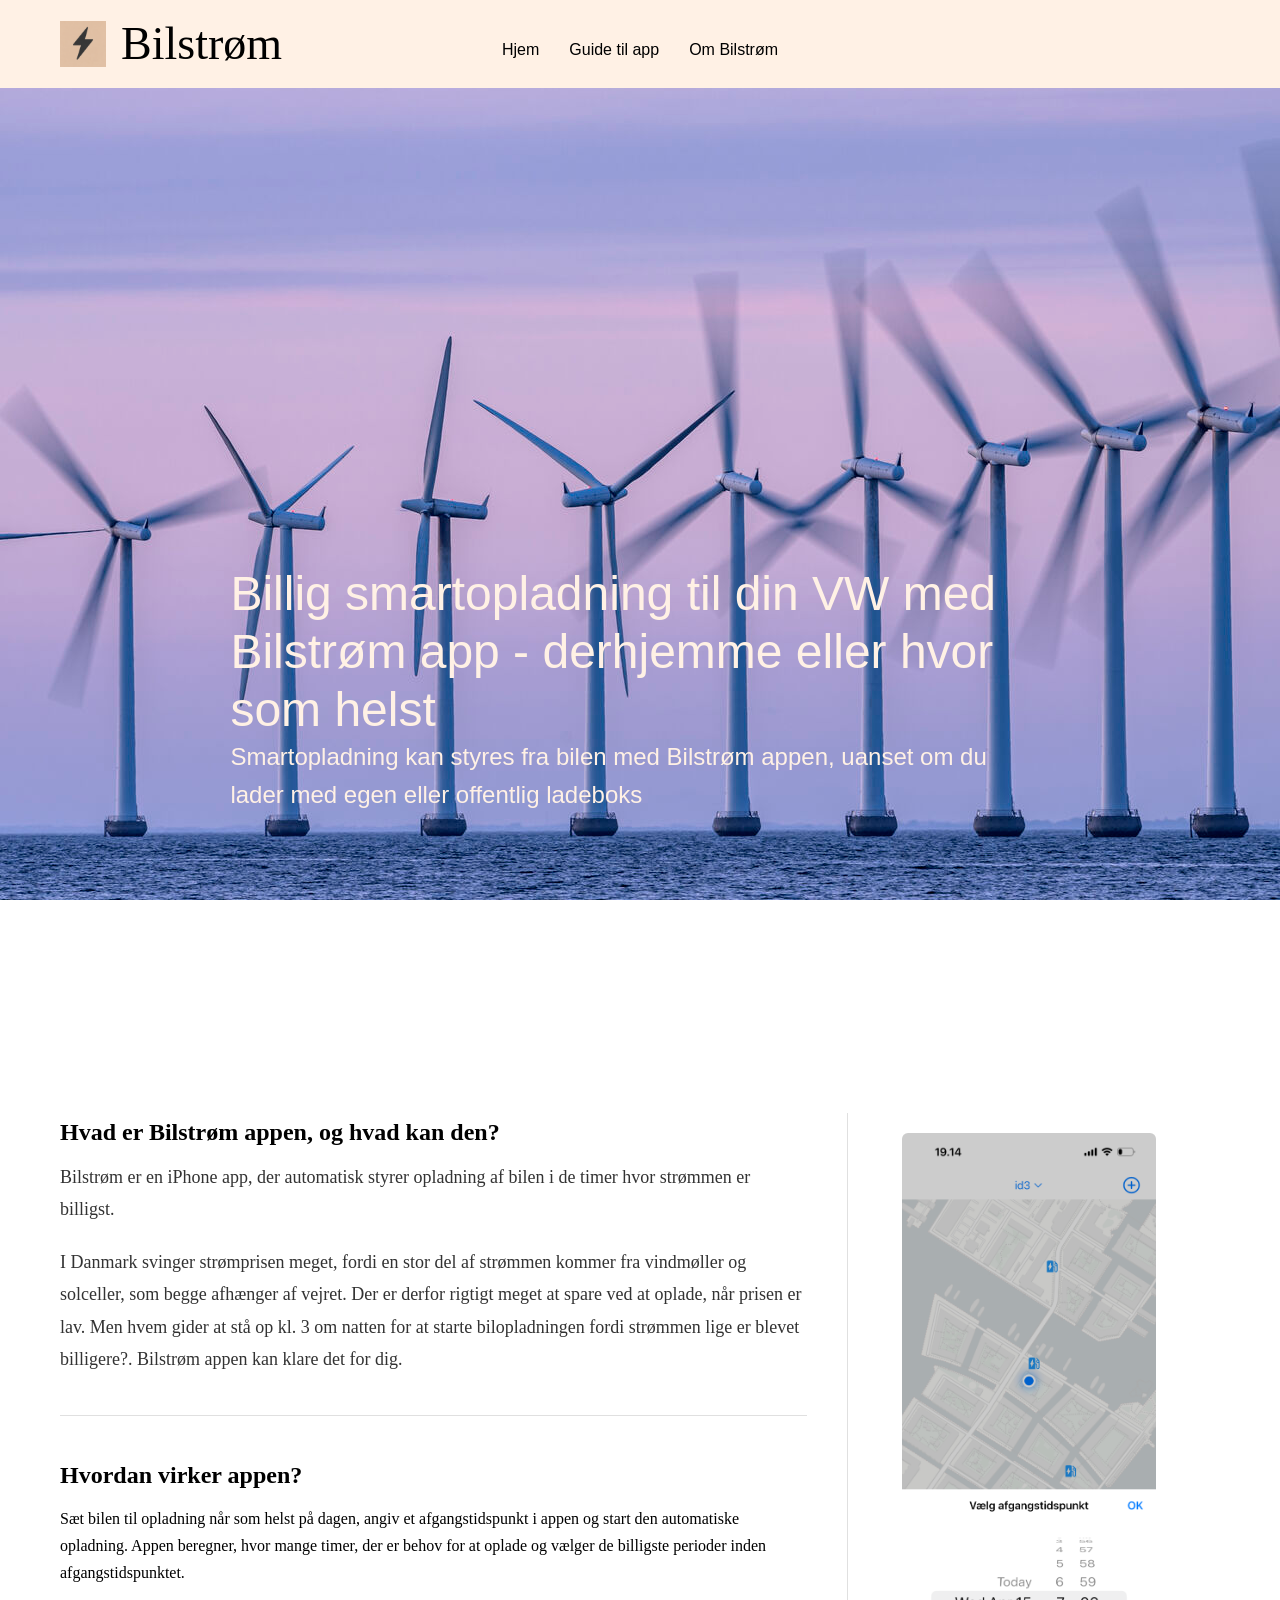
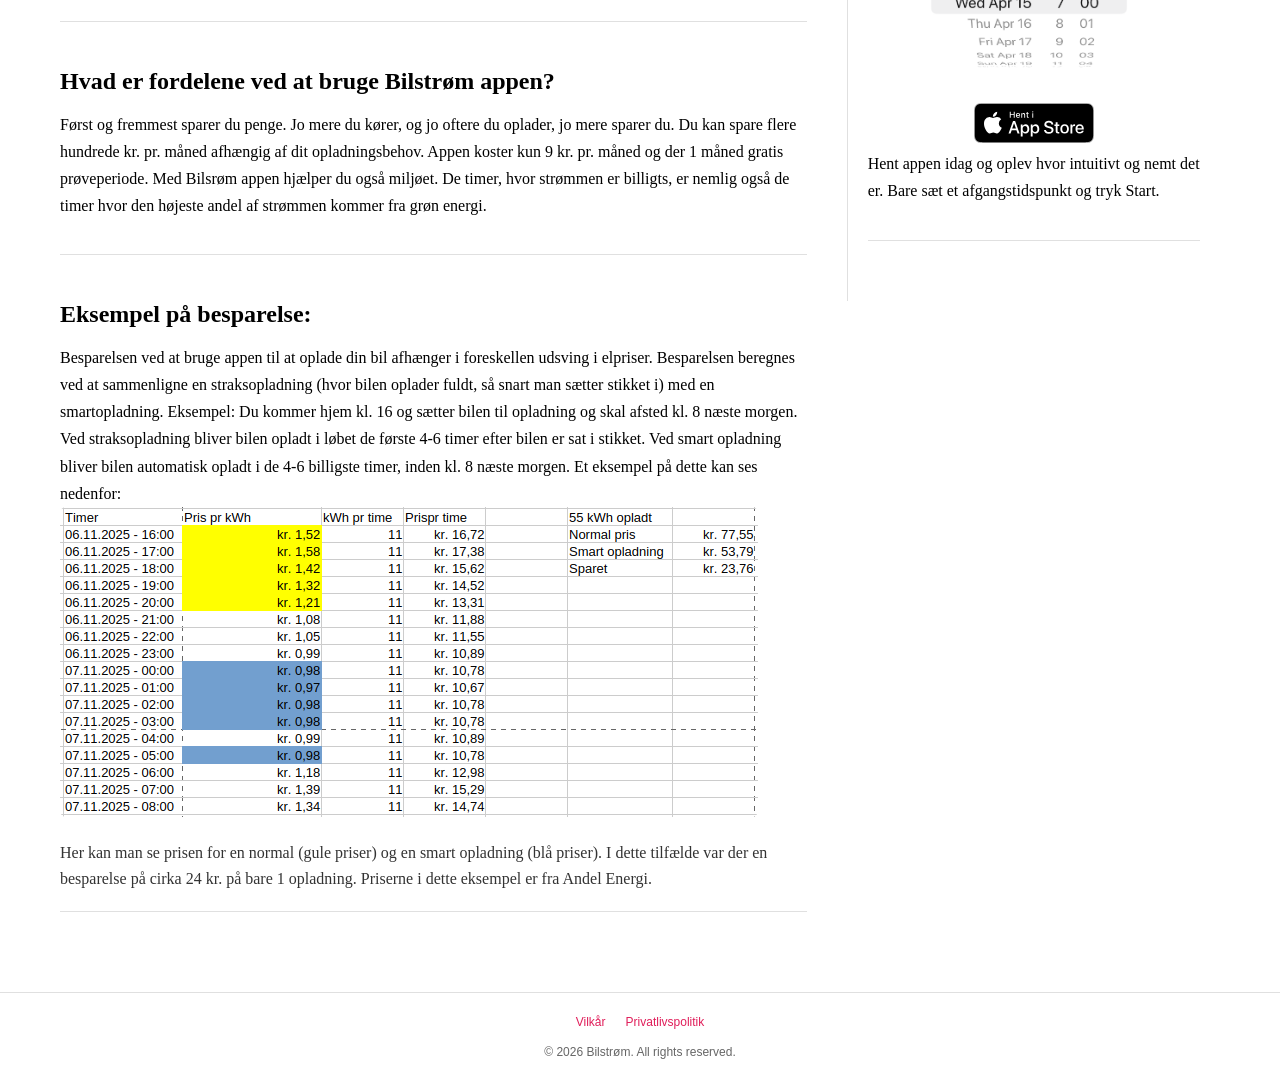
<file: index.html>
<!DOCTYPE html>
<html lang="en">
<head>
    <meta charset="UTF-8">
    <meta name="viewport" content="width=device-width, initial-scale=1.0">
    <meta name="theme-color" content="#fff1e5">
    <title>Bilstrøm | Billigere opladning</title>
    <link rel="stylesheet" href="homepage.css">
    <link rel="icon" href="assets/1024.png" type="image/png">
</head>
<body>
    <div class="fixed-background"></div>
    <header class="header">
        <div class="header-content">
            <img src="assets/1024.png" alt="Bilstrøm Logo" class="logo">
            <h1 class="header-title">
                <a href="index.html">Bilstrøm</a>
            </h1>
            <nav>
                <ul class="nav-links">
                    <li><a href="index.html">Hjem</a></li>
                    <li><a href="guide.html">Guide til app</a></li>
                    <li><a href="about.html">Om Bilstrøm</a></li>
                </ul>
            </nav>
        </div>
    </header>


    <div class="promo-section">
        <h2 class="promo-slogan">Billig smartopladning til din VW med Bilstrøm app - derhjemme eller hvor som helst</h2>
        <p class="promo-subtext">Smartopladning kan styres fra bilen med Bilstrøm appen, uanset om du lader med egen eller offentlig ladeboks</p>
    </div>


    <main class="main container">
        <div class="main-content">
            <article class="post">
                <h2 class="post-title">
                    <a href="#">Hvad er Bilstrøm appen, og hvad kan den?</a>
                </h2>
                <p class="post-intro">
                    Bilstrøm er en iPhone app, der automatisk styrer opladning af bilen i de timer hvor strømmen er billigst.
                </p>
                <p class="post-intro">
                    I Danmark svinger strømprisen meget, fordi en stor del af strømmen kommer fra vindmøller og solceller, som begge afhænger af vejret.
                    Der er derfor rigtigt meget at spare ved at oplade, når prisen er lav. Men hvem gider at stå op kl. 3 om natten for at starte bilopladningen 
                    fordi strømmen lige er blevet billigere?. Bilstrøm appen kan klare det for dig. 
                </p>
            </article>        
            
            <article class="post">
                <h2 class="post-title">
                    <a href="#">Hvordan virker appen?</a>
                </h2>
                <p class="post-excerpt">
                    Sæt bilen til opladning når som helst på dagen, angiv et afgangstidspunkt i appen og start den automatiske opladning. Appen beregner, hvor mange
                    timer, der er behov for at oplade og vælger de billigste perioder inden afgangstidspunktet.
                </p>
            </article>

            <article class="post">
                <h2 class="post-title">
                    <a href="#">Hvad er fordelene ved at bruge Bilstrøm appen?</a>
                </h2>
                <p class="post-excerpt">
                    Først og fremmest sparer du penge. Jo mere du kører, og jo oftere du oplader, jo mere sparer du. Du kan spare flere hundrede kr. pr.
                    måned afhængig af dit opladningsbehov. Appen koster kun 9 kr. pr. måned og der 1 måned gratis prøveperiode. Med Bilsrøm appen
                    hjælper du også miljøet. De timer, hvor strømmen er billigts, er nemlig også de timer hvor den højeste andel af strømmen kommer fra grøn
                    energi.
                </p>
                
            </article>

                        <article class="post">
                <h2 class="post-title">
                    <a href="#">Eksempel på besparelse:</a>
                </h2>
                <p class="post-excerpt">
                    Besparelsen ved at bruge appen til at oplade din bil afhænger i foreskellen udsving i elpriser. Besparelsen beregnes
                    ved at sammenligne en straksopladning (hvor bilen oplader fuldt, så snart man sætter stikket i) med en smartopladning. Eksempel:
                    Du kommer hjem kl. 16 og sætter bilen til opladning og skal afsted kl. 8 næste morgen. Ved straksopladning bliver bilen 
                    opladt i løbet de første 4-6 timer efter bilen er sat i stikket. Ved smart opladning bliver bilen automatisk opladt i de 4-6 
                    billigste timer, inden kl. 8 næste morgen. Et eksempel på dette kan ses nedenfor:

                    <img src="assets/beregning.png" alt="Screenshot af beregning" class="post-screenshot">
                </p>
                <p>
                    Her kan man se prisen for en normal (gule priser) og en smart opladning (blå priser). I dette tilfælde var der en besparelse på cirka 24 kr.
                    på bare 1 opladning. Priserne i dette eksempel er fra Andel Energi.
                </p>
                
            </article>
        </div>
        
        <div class="sidebar">
            <article class="post">
                <p class="post-meta">

                    <img src="assets/IMG_5105.png" alt="Screenshot from App" class="post-screenshot">

                    <div class="app-store-container">
                        <a href="https://apps.apple.com/us/app/bilstr%C3%B8m/id6759390175" target="_blank">
                            <img src="assets/app_store.svg" alt="Download on the App Store" class="post-meta-badge">
                        </a>
                    </div>
                </p>
                    
                <p class="post-excerpt">
                    Hent appen idag og oplev hvor intuitivt og nemt det er. Bare sæt et afgangstidspunkt og tryk Start.
                </p>

            </article>
        </div>
        

    </main>



    <footer class="footer">
        <div class="container">
            <ul class="footer-links">
                <li><a href="terms.html">Vilkår</a></li>
                <li><a href="privacy.html">Privatlivspolitik</a></li>
            </ul>
            <p class="footer-copyright">&copy; 2026 Bilstrøm. All rights reserved.</p>
        </div>
    </footer>
</body>
</html>


<script>
    if (window.innerWidth > 768) {
        window.addEventListener('scroll', function() {
            const scrollPosition = window.scrollY;
            const maxScroll = 1200;
            const opacity = Math.max(1 - (scrollPosition / maxScroll), 0.18);

            // Apply fade effect to the fixed-background div
            document.querySelector('.fixed-background').style.background =
                `linear-gradient(rgba(250, 234, 224, ${1 - opacity}), rgba(250, 234, 224, ${1 - opacity})),
                url('assets/vindmølle1.jpg') no-repeat center center`;
        });
    }

    if (window.innerWidth <= 768) {
        window.addEventListener('scroll', function() {
            const scrollPosition = window.scrollY;
            const maxScroll = 1200;
            const opacity = Math.max(1 - (scrollPosition / maxScroll), 0.18);

            // Apply fade effect to the fixed-background div
            document.querySelector('.fixed-background').style.background =
                `linear-gradient(rgba(250, 234, 224, ${1 - opacity}), rgba(250, 234, 224, ${1 - opacity})),
                url('assets/vindmølle1.jpg') no-repeat center center / auto 100vh`;
        });
    }
</script>
</file>
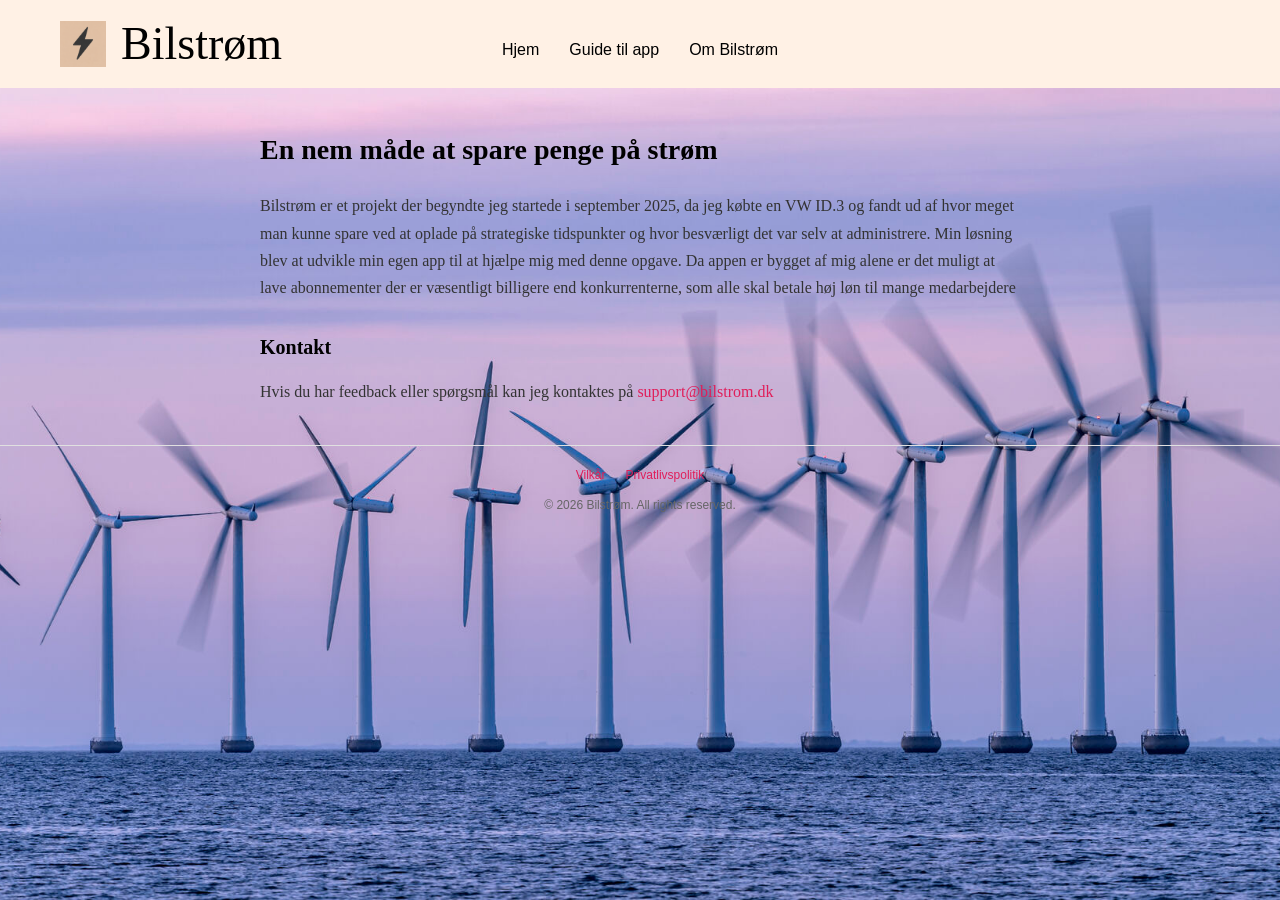
<file: about.html>
<!DOCTYPE html>
<html lang="en">
<head>
    <meta charset="UTF-8">
    <meta name="viewport" content="width=device-width, initial-scale=1.0">
    <title>Om Bilstrøm | Bilstrøm</title>
    <link rel="stylesheet" href="style.css">
    <link rel="icon" href="assets/1024.png" type="image/png">
</head>
<body>
    <header class="header">
        <div class="header-content">
            <img src="assets/1024.png" alt="Bilstrøm logo" class="logo">
            <h1 class="header-title">
                <a href="index.html">Bilstrøm</a>
            </h1>
            <nav>
                <ul class="nav-links">
                    <li><a href="index.html">Hjem</a></li>
                    <li><a href="guide.html">Guide til app</a></li>
                    <li><a href="about.html">Om Bilstrøm</a></li>
                </ul>
            </nav>
        </div>
    </header>

    <main class="terms-privacy">
        <h1>En nem måde at spare penge på strøm</h1>

        <p>
        Bilstrøm er et projekt der begyndte jeg startede i september 2025, da jeg købte en VW ID.3 og fandt ud af hvor meget man kunne spare ved at oplade på
        strategiske tidspunkter og hvor besværligt det var selv at administrere. Min løsning blev at udvikle min egen app til at hjælpe mig med denne opgave.
        Da appen er bygget af mig alene er det muligt at lave abonnementer der er væsentligt billigere end konkurrenterne, som alle skal betale høj løn til mange 
        medarbejdere
        </p>

        <h2>Kontakt</h2>
        <p>
            Hvis du har feedback eller spørgsmål kan jeg kontaktes på
            <a href="mailto:support@bilstrom.dk" class="email-link">support@bilstrom.dk</a>
        </p>
    </main>

    <footer class="footer">
        <div class="container">
            <ul class="footer-links">
                <li><a href="terms.html">Vilkår</a></li>
                <li><a href="privacy.html">Privatlivspolitik</a></li>
            </ul>
            <p class="footer-copyright">&copy; 2026 Bilstrøm. All rights reserved.</p>
        </div>
    </footer>
</body>
</html>
</file>
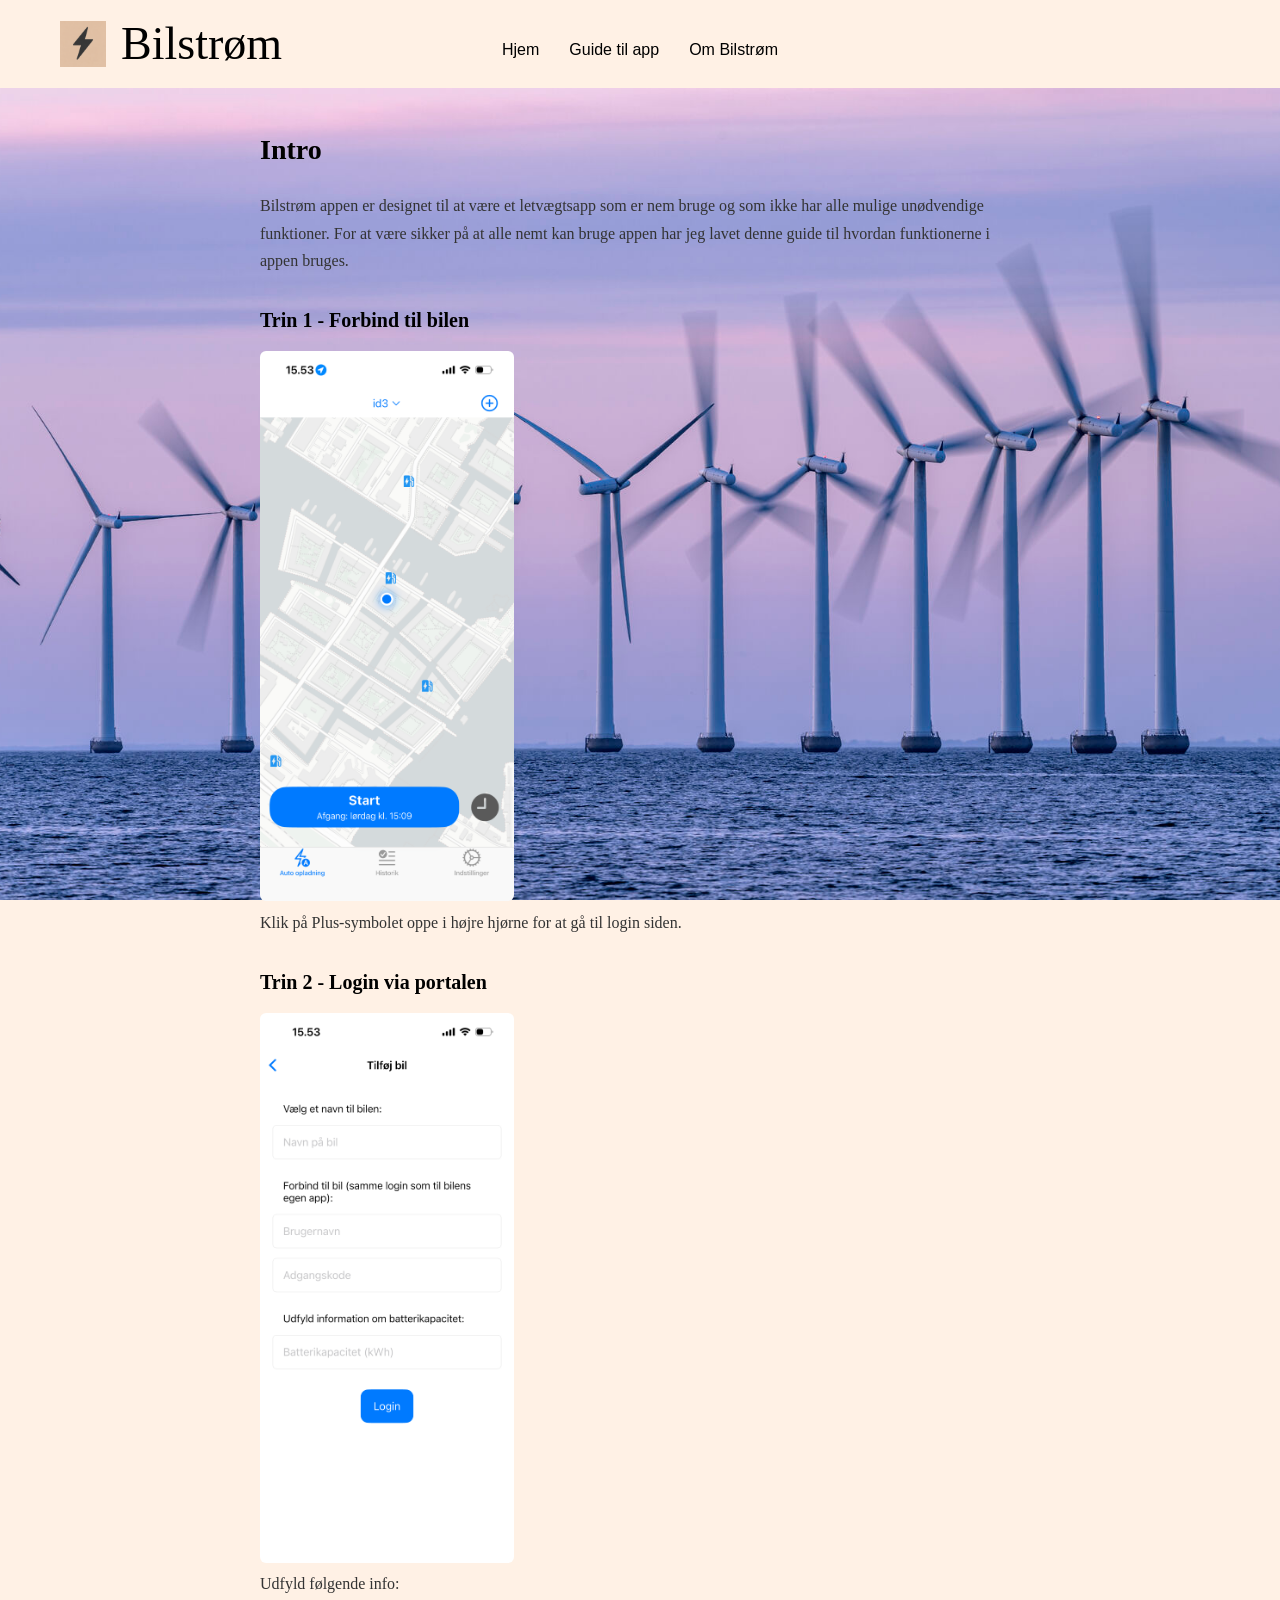
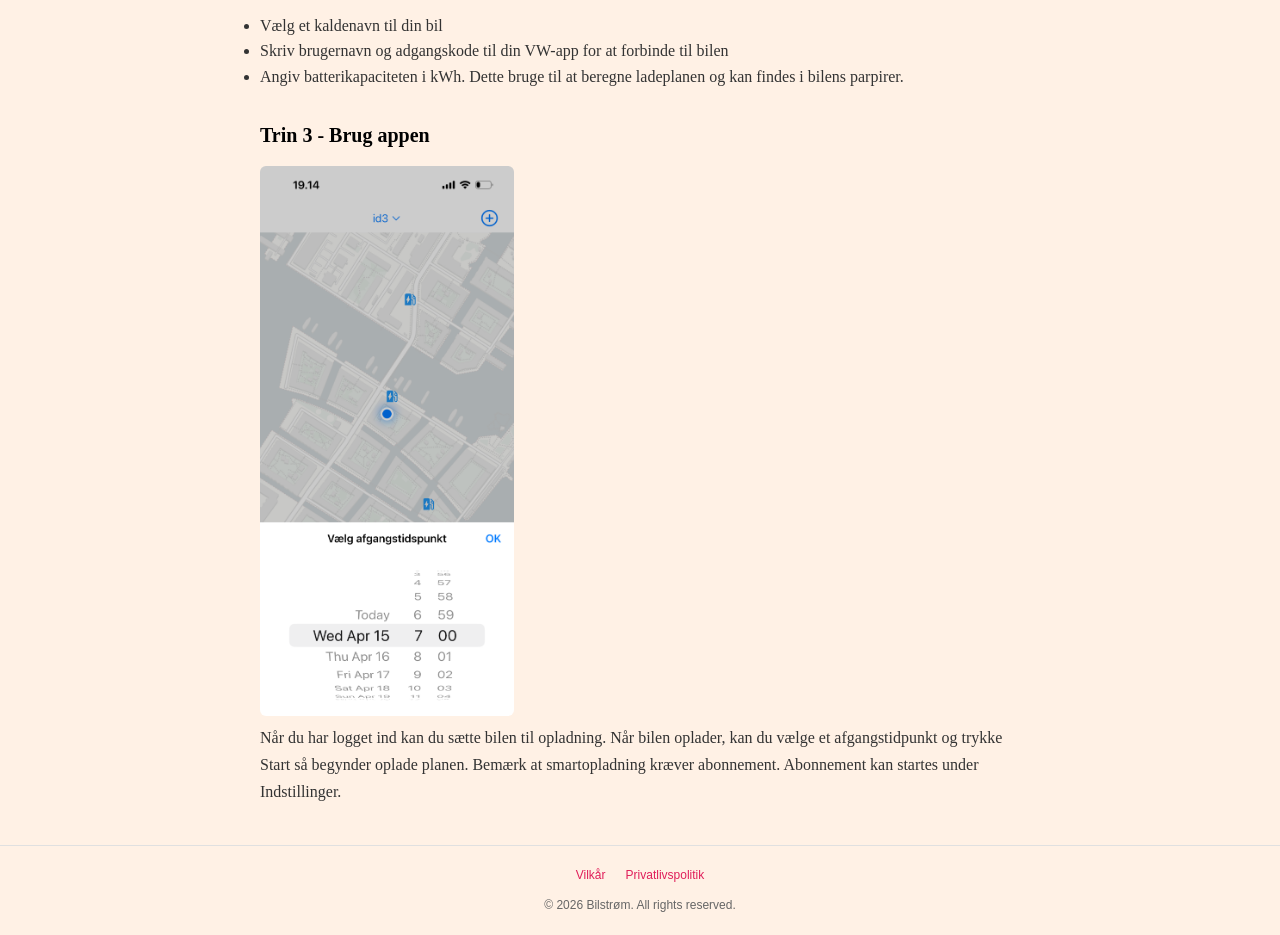
<file: guide.html>
<!DOCTYPE html>
<html lang="en">
<head>
    <meta charset="UTF-8">
    <meta name="viewport" content="width=device-width, initial-scale=1.0">
    <title>Guide til app | Bilstrøm</title>
    <link rel="stylesheet" href="style.css">
    <link rel="icon" href="assets/1024.png" type="image/png">
</head>
<body>
    <header class="header">
        <div class="header-content">
            <img src="assets/1024.png" alt="Bilstrøm logo" class="logo">
            <h1 class="header-title">
                <a href="index.html">Bilstrøm</a>
            </h1>
            <nav>
                <ul class="nav-links">
                    <li><a href="index.html">Hjem</a></li>
                    <li><a href="guide.html">Guide til app</a></li>
                    <li><a href="about.html">Om Bilstrøm</a></li>
                </ul>
            </nav>
        </div>
    </header>

    <main class="terms-privacy">
        <h1>Intro</h1>

        <p>
        Bilstrøm appen er designet til at være et letvægtsapp som er nem bruge og som ikke har alle mulige unødvendige funktioner. For at være sikker på at alle
        nemt kan bruge appen har jeg lavet denne guide til hvordan funktionerne i appen bruges.
        </p>

        <h2>Trin 1 - Forbind til bilen</h2>
        <img src="assets/IMG_5113.PNG" alt="Skærmbilled" class="post-screenshot">
        <p>
            Klik på Plus-symbolet oppe i højre hjørne for at gå til login siden.
        </p>

        <h2>Trin 2 - Login via portalen</h2>
        <img src="assets/IMG_5114.PNG" alt="Skærmbilled" class="post-screenshot">
        <p>
            Udfyld følgende info:
            <ul>
                <li>Vælg et kaldenavn til din bil</li>
                <li>Skriv brugernavn og adgangskode til din VW-app for at forbinde til bilen</li>
                <li>Angiv batterikapaciteten i kWh. Dette bruge til at beregne ladeplanen og kan findes i bilens parpirer.</li>
            </ul>
        </p>

                <h2>Trin 3 - Brug appen</h2>
        <img src="assets/IMG_5105.png" alt="Skærmbilled" class="post-screenshot">
        <p>
            Når du har logget ind kan du sætte bilen til opladning. Når bilen oplader, kan du vælge et afgangstidpunkt og trykke Start så begynder oplade planen. 
            Bemærk at smartopladning kræver abonnement. Abonnement kan startes under Indstillinger.
        </p>




    </main>

    <footer class="footer">
        <div class="container">
            <ul class="footer-links">
                <li><a href="terms.html">Vilkår</a></li>
                <li><a href="privacy.html">Privatlivspolitik</a></li>
            </ul>
            <p class="footer-copyright">&copy; 2026 Bilstrøm. All rights reserved.</p>
        </div>
    </footer>
</body>
</html>
</file>
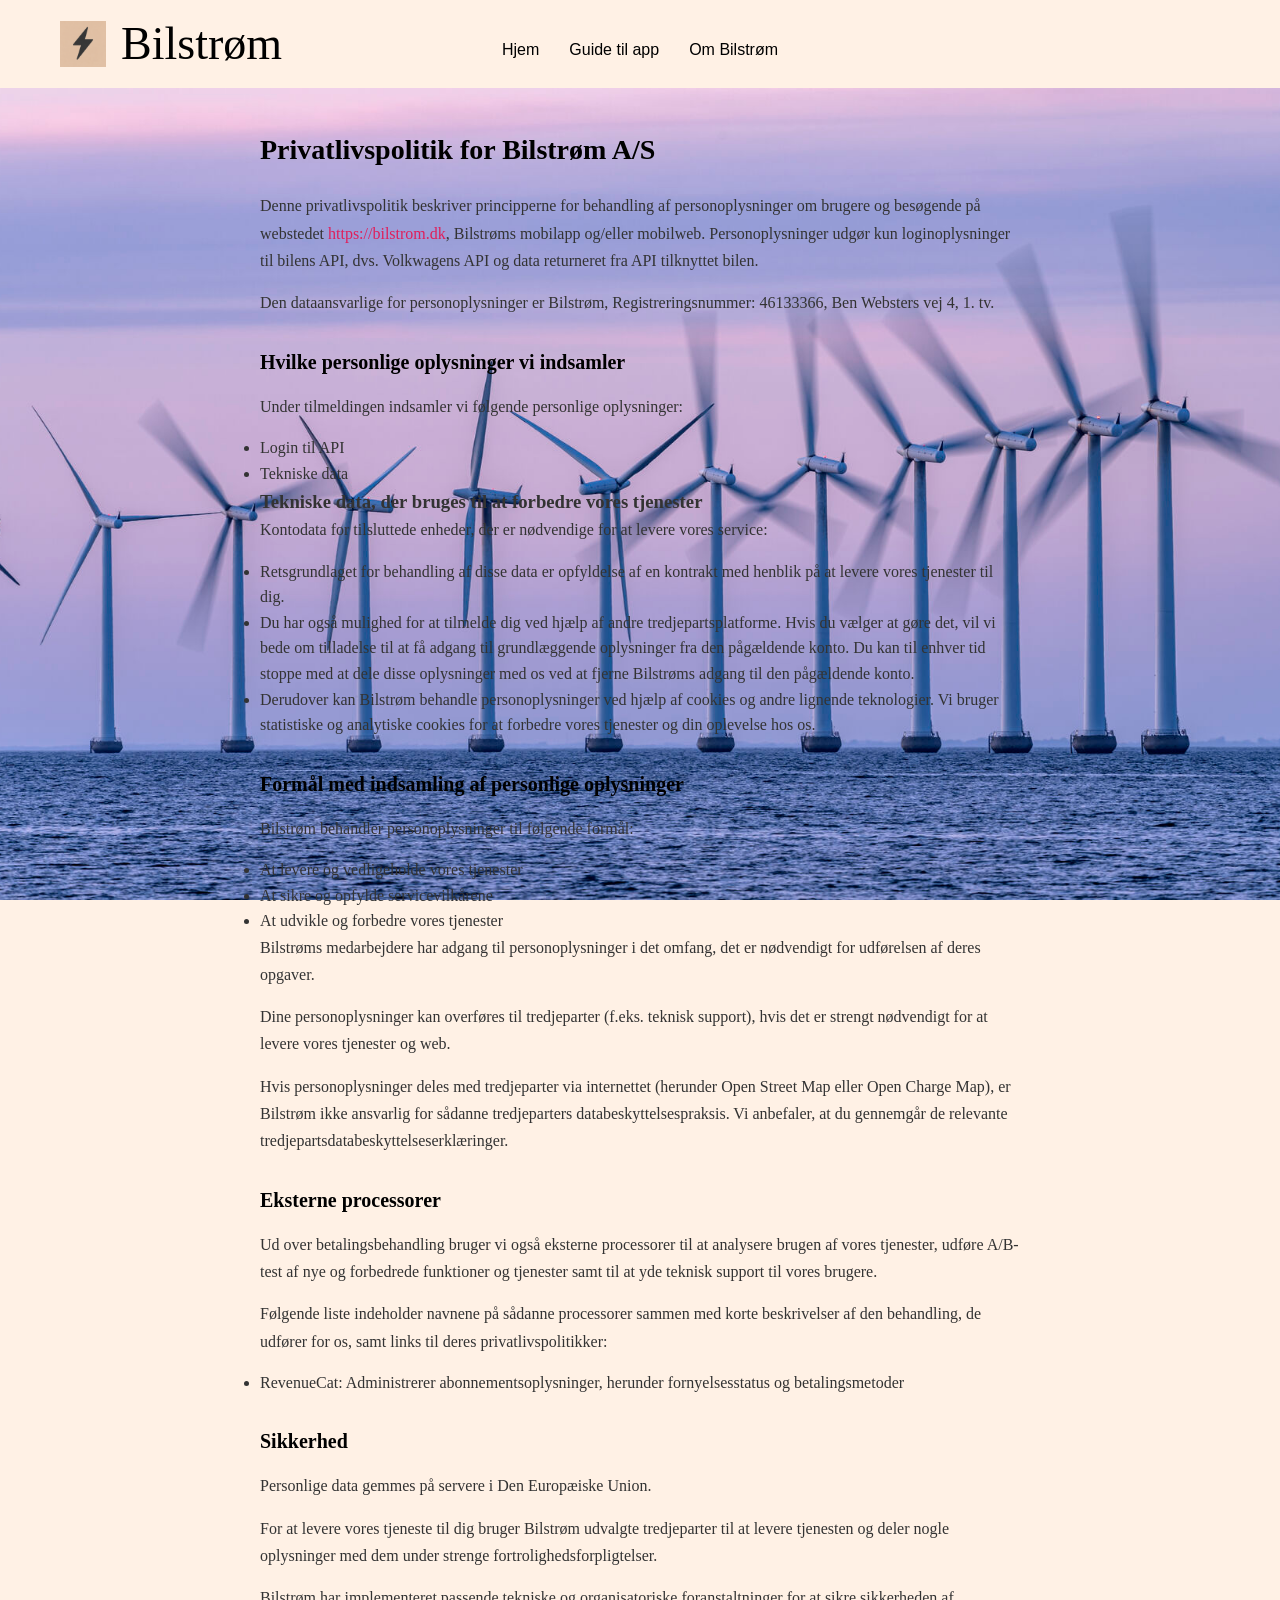
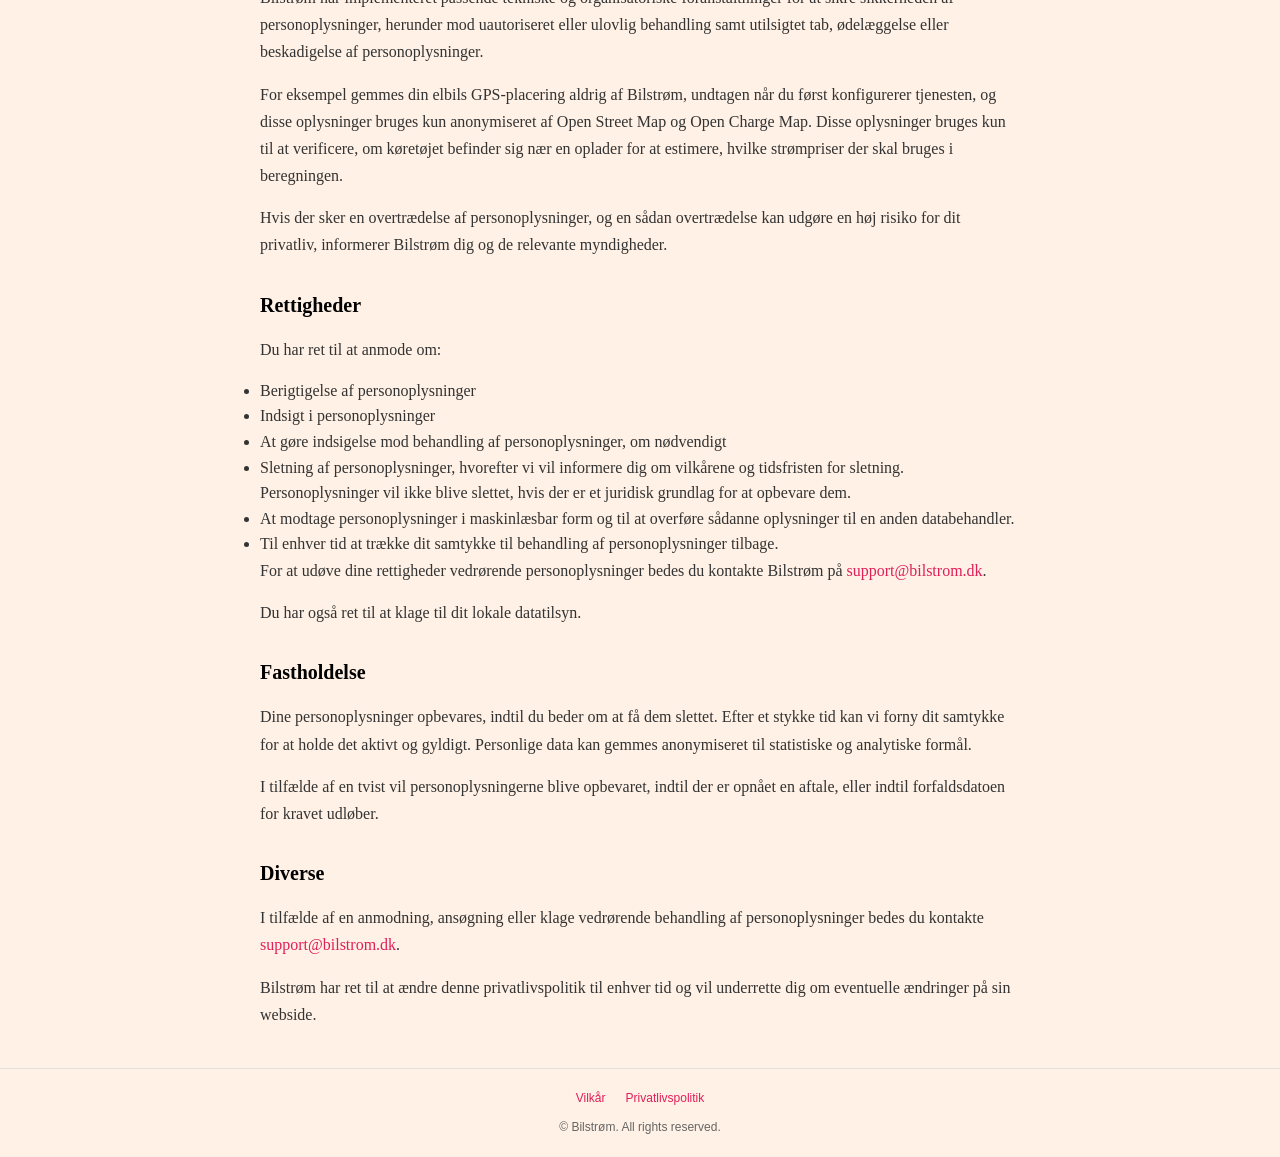
<file: privacy.html>
<!DOCTYPE html>
<html lang="en">
<head>
    <meta charset="UTF-8">
    <meta name="viewport" content="width=device-width, initial-scale=1.0">
    <title>Privatlivspolitik | Bilstrøm</title>
    <link rel="stylesheet" href="style.css">
    <link rel="icon" href="assets/1024.png" type="image/png">
</head>
<body>
    <header class="header">
        <div class="header-content">
            <img src="assets/1024.png" alt="Bilstrøm logo" class="logo">
            <h1 class="header-title">
                <a href="index.html">Bilstrøm</a>
            </h1>
            <nav>
                <ul class="nav-links">
                    <li><a href="index.html">Hjem</a></li>
                    <li><a href="guide.html">Guide til app</a></li>
                    <li><a href="about.html">Om Bilstrøm</a></li>
                </ul>
            </nav>
        </div>
    </header>

    <main class="terms-privacy">
        <h1>Privatlivspolitik for Bilstrøm A/S</h1>

        <p>
            Denne privatlivspolitik beskriver principperne for behandling af personoplysninger om brugere og besøgende på webstedet <a href="https://bilstrom.dk">https://bilstrom.dk</a>, Bilstrøms mobilapp og/eller mobilweb. Personoplysninger udgør kun loginoplysninger til bilens API, dvs. Volkwagens API og data returneret fra API tilknyttet bilen.
        </p>

        <p>
            Den dataansvarlige for personoplysninger er Bilstrøm, Registreringsnummer: 46133366, Ben Websters vej 4, 1. tv.
        </p>

        <h2>Hvilke personlige oplysninger vi indsamler</h2>
        <p>Under tilmeldingen indsamler vi følgende personlige oplysninger:</p>
        <ul>
            <li>Login til API</li>
            <li>Tekniske data</li>
        </ul>

        <h3>Tekniske data, der bruges til at forbedre vores tjenester</h3>
        <p>
            Kontodata for tilsluttede enheder, der er nødvendige for at levere vores service:
        </p>
        <ul>
            <li>Retsgrundlaget for behandling af disse data er opfyldelse af en kontrakt med henblik på at levere vores tjenester til dig.</li>
            <li>Du har også mulighed for at tilmelde dig ved hjælp af andre tredjepartsplatforme. Hvis du vælger at gøre det, vil vi bede om tilladelse til at få adgang til grundlæggende oplysninger fra den pågældende konto. Du kan til enhver tid stoppe med at dele disse oplysninger med os ved at fjerne Bilstrøms adgang til den pågældende konto.</li>
            <li>Derudover kan Bilstrøm behandle personoplysninger ved hjælp af cookies og andre lignende teknologier. Vi bruger statistiske og analytiske cookies for at forbedre vores tjenester og din oplevelse hos os.</li>
        </ul>

        <h2>Formål med indsamling af personlige oplysninger</h2>
        <p>Bilstrøm behandler personoplysninger til følgende formål:</p>
        <ul>
            <li>At levere og vedligeholde vores tjenester</li>
            <li>At sikre og opfylde servicevilkårene</li>
            <li>At udvikle og forbedre vores tjenester</li>
        </ul>

        <p>
            Bilstrøms medarbejdere har adgang til personoplysninger i det omfang, det er nødvendigt for udførelsen af deres opgaver.
        </p>
        <p>
            Dine personoplysninger kan overføres til tredjeparter (f.eks. teknisk support), hvis det er strengt nødvendigt for at levere vores tjenester og web.
        </p>
        <p>
            Hvis personoplysninger deles med tredjeparter via internettet (herunder Open Street Map eller Open Charge Map), er Bilstrøm ikke ansvarlig for sådanne tredjeparters databeskyttelsespraksis. Vi anbefaler, at du gennemgår de relevante tredjepartsdatabeskyttelseserklæringer.
        </p>

        <h2>Eksterne processorer</h2>
        <p>
            Ud over betalingsbehandling bruger vi også eksterne processorer til at analysere brugen af vores tjenester, udføre A/B-test af nye og forbedrede funktioner og tjenester samt til at yde teknisk support til vores brugere.
        </p>
        <p>Følgende liste indeholder navnene på sådanne processorer sammen med korte beskrivelser af den behandling, de udfører for os, samt links til deres privatlivspolitikker:</p>
        <ul>
            <li>RevenueCat: Administrerer abonnementsoplysninger, herunder fornyelsesstatus og betalingsmetoder</li>
        </ul>

        <h2>Sikkerhed</h2>
        <p>
            Personlige data gemmes på servere i Den Europæiske Union.
        </p>
        <p>
            For at levere vores tjeneste til dig bruger Bilstrøm udvalgte tredjeparter til at levere tjenesten og deler nogle oplysninger med dem under strenge fortrolighedsforpligtelser.
        </p>
        <p>
            Bilstrøm har implementeret passende tekniske og organisatoriske foranstaltninger for at sikre sikkerheden af personoplysninger, herunder mod uautoriseret eller ulovlig behandling samt utilsigtet tab, ødelæggelse eller beskadigelse af personoplysninger.
        </p>
        <p>
            For eksempel gemmes din elbils GPS-placering aldrig af Bilstrøm, undtagen når du først konfigurerer tjenesten, og disse oplysninger bruges kun anonymiseret af Open Street Map og Open Charge Map. Disse oplysninger bruges kun til at verificere, om køretøjet befinder sig nær en oplader for at estimere, hvilke strømpriser der skal bruges i beregningen.
        </p>
        <p>
            Hvis der sker en overtrædelse af personoplysninger, og en sådan overtrædelse kan udgøre en høj risiko for dit privatliv, informerer Bilstrøm dig og de relevante myndigheder.
        </p>

        <h2>Rettigheder</h2>
        <p>Du har ret til at anmode om:</p>
        <ul>
            <li>Berigtigelse af personoplysninger</li>
            <li>Indsigt i personoplysninger</li>
            <li>At gøre indsigelse mod behandling af personoplysninger, om nødvendigt</li>
            <li>Sletning af personoplysninger, hvorefter vi vil informere dig om vilkårene og tidsfristen for sletning. Personoplysninger vil ikke blive slettet, hvis der er et juridisk grundlag for at opbevare dem.</li>
            <li>At modtage personoplysninger i maskinlæsbar form og til at overføre sådanne oplysninger til en anden databehandler.</li>
            <li>Til enhver tid at trække dit samtykke til behandling af personoplysninger tilbage.</li>
        </ul>
        <p>
            For at udøve dine rettigheder vedrørende personoplysninger bedes du kontakte Bilstrøm på <a href="mailto:support@bilstrom.dk">support@bilstrom.dk</a>.
        </p>
        <p>Du har også ret til at klage til dit lokale datatilsyn.</p>

        <h2>Fastholdelse</h2>
        <p>
            Dine personoplysninger opbevares, indtil du beder om at få dem slettet. Efter et stykke tid kan vi forny dit samtykke for at holde det aktivt og gyldigt. Personlige data kan gemmes anonymiseret til statistiske og analytiske formål.
        </p>
        <p>
            I tilfælde af en tvist vil personoplysningerne blive opbevaret, indtil der er opnået en aftale, eller indtil forfaldsdatoen for kravet udløber.
        </p>

        <h2>Diverse</h2>
        <p>
            I tilfælde af en anmodning, ansøgning eller klage vedrørende behandling af personoplysninger bedes du kontakte <a href="mailto:support@bilstrom.dk">support@bilstrom.dk</a>.
        </p>
        <p>Bilstrøm har ret til at ændre denne privatlivspolitik til enhver tid og vil underrette dig om eventuelle ændringer på sin webside.</p>

    </main>

    <footer class="footer">
        <div class="container">
            <ul class="footer-links">
                <li><a href="terms.html">Vilkår</a></li>
                <li><a href="privacy.html">Privatlivspolitik</a></li>
            </ul>
            <p class="footer-copyright">&copy; Bilstrøm. All rights reserved.</p>
        </div>
    </footer>
</body>
</html>
</file>
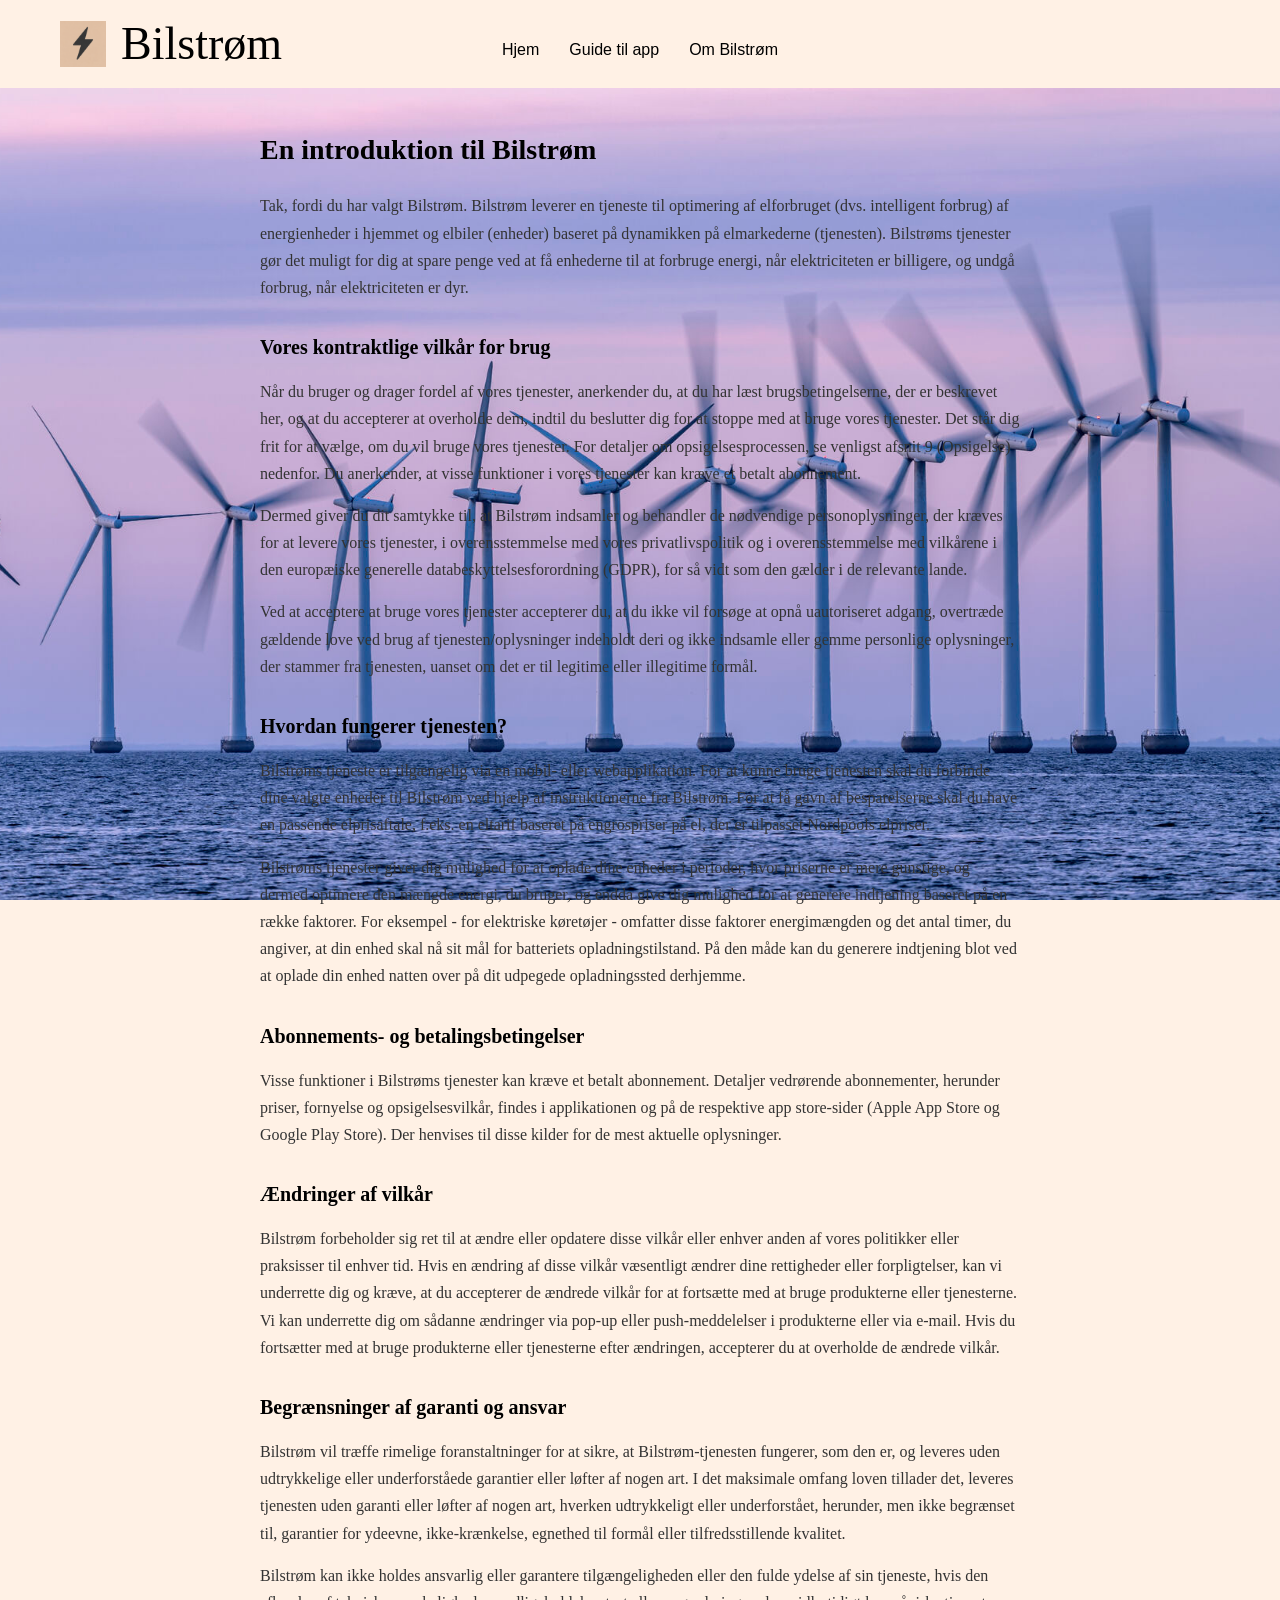
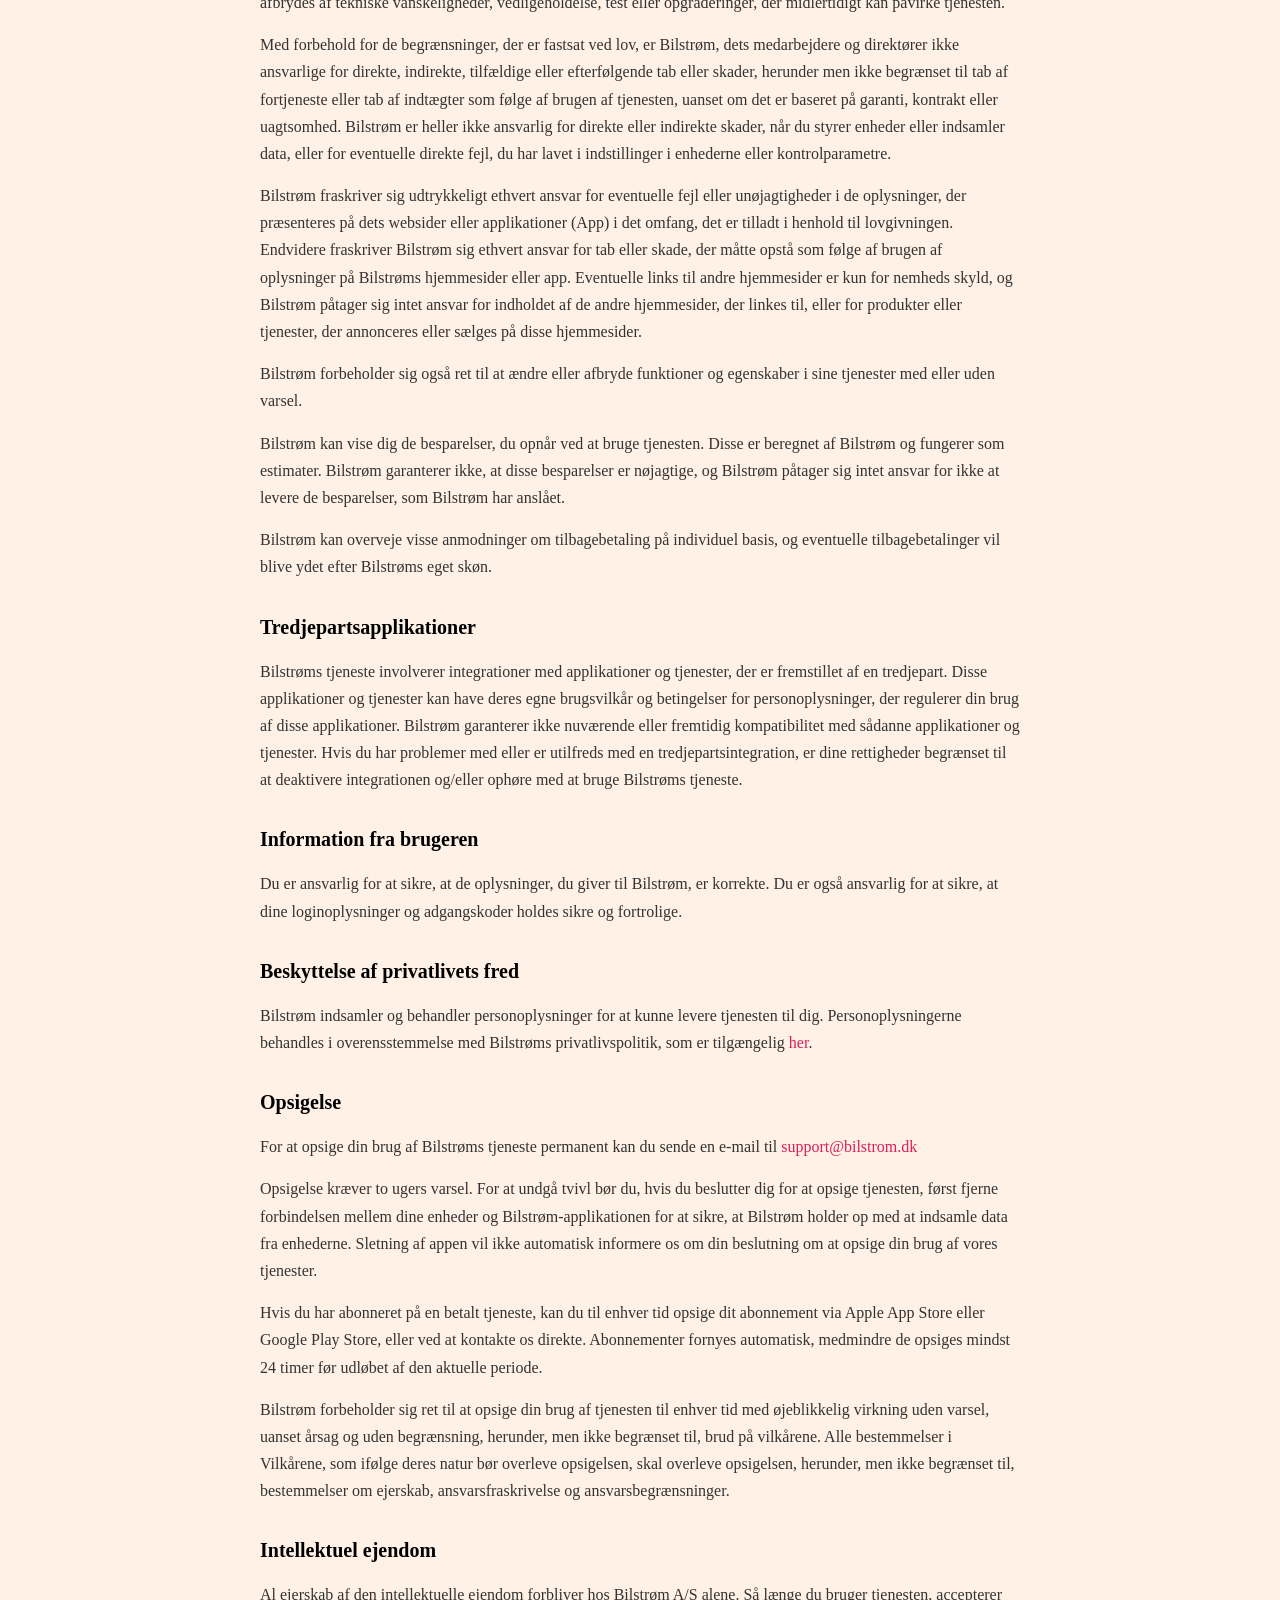
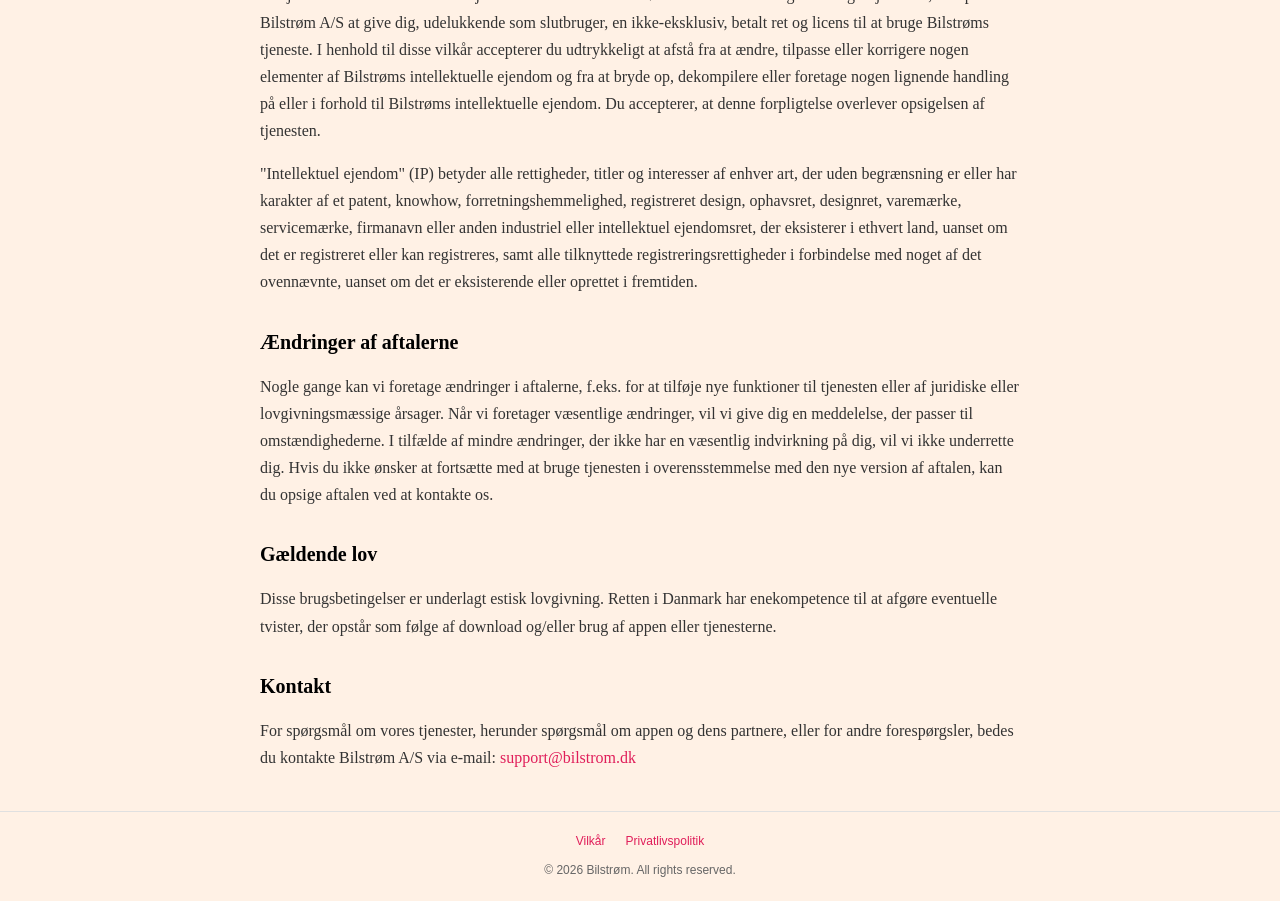
<file: terms.html>
<!DOCTYPE html>
<html lang="en">
<head>
    <meta charset="UTF-8">
    <meta name="viewport" content="width=device-width, initial-scale=1.0">
    <title>Vilkår | Bilstrøm</title>
    <link rel="stylesheet" href="style.css">
    <link rel="icon" href="assets/1024.png" type="image/png">
</head>
<body>
    <header class="header">
        <div class="header-content">
            <img src="assets/1024.png" alt="Bilstrøm Logo" class="logo">
            <h1 class="header-title">
                <a href="index.html">Bilstrøm</a>
            </h1>
            <nav>
                <ul class="nav-links">
                    <li><a href="index.html">Hjem</a></li>
                    <li><a href="guide.html">Guide til app</a></li>
                    <li><a href="about.html">Om Bilstrøm</a></li>
                </ul>
            </nav>
        </div>
    </header>

    <main class="terms-privacy">
        <body>
            <h1>En introduktion til Bilstrøm</h1>

            <p>
                Tak, fordi du har valgt Bilstrøm. Bilstrøm leverer en tjeneste til optimering af elforbruget (dvs. intelligent forbrug) af energienheder i hjemmet og elbiler (enheder) baseret på dynamikken på elmarkederne (tjenesten). Bilstrøms tjenester gør det muligt for dig at spare penge ved at få enhederne til at forbruge energi, når elektriciteten er billigere, og undgå forbrug, når elektriciteten er dyr.
            </p>

            <h2>Vores kontraktlige vilkår for brug</h2>
            <p>
                Når du bruger og drager fordel af vores tjenester, anerkender du, at du har læst brugsbetingelserne, der er beskrevet her, og at du accepterer at overholde dem, indtil du beslutter dig for at stoppe med at bruge vores tjenester. Det står dig frit for at vælge, om du vil bruge vores tjenester. For detaljer om opsigelsesprocessen, se venligst afsnit 9 (Opsigelse) nedenfor. Du anerkender, at visse funktioner i vores tjenester kan kræve et betalt abonnement.
            </p>
            <p>
                Dermed giver du dit samtykke til, at Bilstrøm indsamler og behandler de nødvendige personoplysninger, der kræves for at levere vores tjenester, i overensstemmelse med vores privatlivspolitik og i overensstemmelse med vilkårene i den europæiske generelle databeskyttelsesforordning (GDPR), for så vidt som den gælder i de relevante lande.
            </p>
            <p>
                Ved at acceptere at bruge vores tjenester accepterer du, at du ikke vil forsøge at opnå uautoriseret adgang, overtræde gældende love ved brug af tjenesten/oplysninger indeholdt deri og ikke indsamle eller gemme personlige oplysninger, der stammer fra tjenesten, uanset om det er til legitime eller illegitime formål.
            </p>

            <h2>Hvordan fungerer tjenesten?</h2>
            <p>
                Bilstrøms tjeneste er tilgængelig via en mobil- eller webapplikation. For at kunne bruge tjenesten skal du forbinde dine valgte enheder til Bilstrøm ved hjælp af instruktionerne fra Bilstrøm. For at få gavn af besparelserne skal du have en passende elprisaftale, f.eks. en eltarif baseret på engrospriser på el, der er tilpasset Nordpools elpriser.
            </p>
            <p>
                Bilstrøms tjenester giver dig mulighed for at oplade dine enheder i perioder, hvor priserne er mere gunstige, og dermed optimere den mængde energi, du bruger, og endda give dig mulighed for at generere indtjening baseret på en række faktorer. For eksempel - for elektriske køretøjer - omfatter disse faktorer energimængden og det antal timer, du angiver, at din enhed skal nå sit mål for batteriets opladningstilstand. På den måde kan du generere indtjening blot ved at oplade din enhed natten over på dit udpegede opladningssted derhjemme.
            </p>

            <h2>Abonnements- og betalingsbetingelser</h2>
            <p>
                Visse funktioner i Bilstrøms tjenester kan kræve et betalt abonnement. Detaljer vedrørende abonnementer, herunder priser, fornyelse og opsigelsesvilkår, findes i applikationen og på de respektive app store-sider (Apple App Store og Google Play Store). Der henvises til disse kilder for de mest aktuelle oplysninger.
            </p>

            <h2>Ændringer af vilkår</h2>
            <p>
                Bilstrøm forbeholder sig ret til at ændre eller opdatere disse vilkår eller enhver anden af vores politikker eller praksisser til enhver tid. Hvis en ændring af disse vilkår væsentligt ændrer dine rettigheder eller forpligtelser, kan vi underrette dig og kræve, at du accepterer de ændrede vilkår for at fortsætte med at bruge produkterne eller tjenesterne. Vi kan underrette dig om sådanne ændringer via pop-up eller push-meddelelser i produkterne eller via e-mail. Hvis du fortsætter med at bruge produkterne eller tjenesterne efter ændringen, accepterer du at overholde de ændrede vilkår.
            </p>

            <h2>Begrænsninger af garanti og ansvar</h2>
            <p>
                Bilstrøm vil træffe rimelige foranstaltninger for at sikre, at Bilstrøm-tjenesten fungerer, som den er, og leveres uden udtrykkelige eller underforståede garantier eller løfter af nogen art. I det maksimale omfang loven tillader det, leveres tjenesten uden garanti eller løfter af nogen art, hverken udtrykkeligt eller underforstået, herunder, men ikke begrænset til, garantier for ydeevne, ikke-krænkelse, egnethed til formål eller tilfredsstillende kvalitet.
            </p>
            <p>
                Bilstrøm kan ikke holdes ansvarlig eller garantere tilgængeligheden eller den fulde ydelse af sin tjeneste, hvis den afbrydes af tekniske vanskeligheder, vedligeholdelse, test eller opgraderinger, der midlertidigt kan påvirke tjenesten.
            </p>
            <p>
                Med forbehold for de begrænsninger, der er fastsat ved lov, er Bilstrøm, dets medarbejdere og direktører ikke ansvarlige for direkte, indirekte, tilfældige eller efterfølgende tab eller skader, herunder men ikke begrænset til tab af fortjeneste eller tab af indtægter som følge af brugen af tjenesten, uanset om det er baseret på garanti, kontrakt eller uagtsomhed. Bilstrøm er heller ikke ansvarlig for direkte eller indirekte skader, når du styrer enheder eller indsamler data, eller for eventuelle direkte fejl, du har lavet i indstillinger i enhederne eller kontrolparametre.
            </p>
            <p>
                Bilstrøm fraskriver sig udtrykkeligt ethvert ansvar for eventuelle fejl eller unøjagtigheder i de oplysninger, der præsenteres på dets websider eller applikationer (App) i det omfang, det er tilladt i henhold til lovgivningen. Endvidere fraskriver Bilstrøm sig ethvert ansvar for tab eller skade, der måtte opstå som følge af brugen af oplysninger på Bilstrøms hjemmesider eller app. Eventuelle links til andre hjemmesider er kun for nemheds skyld, og Bilstrøm påtager sig intet ansvar for indholdet af de andre hjemmesider, der linkes til, eller for produkter eller tjenester, der annonceres eller sælges på disse hjemmesider.
            </p>
            <p>
                Bilstrøm forbeholder sig også ret til at ændre eller afbryde funktioner og egenskaber i sine tjenester med eller uden varsel.
            </p>
            <p>
                Bilstrøm kan vise dig de besparelser, du opnår ved at bruge tjenesten. Disse er beregnet af Bilstrøm og fungerer som estimater. Bilstrøm garanterer ikke, at disse besparelser er nøjagtige, og Bilstrøm påtager sig intet ansvar for ikke at levere de besparelser, som Bilstrøm har anslået.
            </p>
            <p>
                Bilstrøm kan overveje visse anmodninger om tilbagebetaling på individuel basis, og eventuelle tilbagebetalinger vil blive ydet efter Bilstrøms eget skøn.
            </p>

            <h2>Tredjepartsapplikationer</h2>
            <p>
                Bilstrøms tjeneste involverer integrationer med applikationer og tjenester, der er fremstillet af en tredjepart. Disse applikationer og tjenester kan have deres egne brugsvilkår og betingelser for personoplysninger, der regulerer din brug af disse applikationer. Bilstrøm garanterer ikke nuværende eller fremtidig kompatibilitet med sådanne applikationer og tjenester. Hvis du har problemer med eller er utilfreds med en tredjepartsintegration, er dine rettigheder begrænset til at deaktivere integrationen og/eller ophøre med at bruge Bilstrøms tjeneste.
            </p>

            <h2>Information fra brugeren</h2>
            <p>
                Du er ansvarlig for at sikre, at de oplysninger, du giver til Bilstrøm, er korrekte. Du er også ansvarlig for at sikre, at dine loginoplysninger og adgangskoder holdes sikre og fortrolige.
            </p>

            <h2>Beskyttelse af privatlivets fred</h2>
            <p>
                Bilstrøm indsamler og behandler personoplysninger for at kunne levere tjenesten til dig. Personoplysningerne behandles i overensstemmelse med Bilstrøms privatlivspolitik, som er tilgængelig <a href="privacy.html">her</a>.
            </p>

            <h2>Opsigelse</h2>
            <p>
                For at opsige din brug af Bilstrøms tjeneste permanent kan du sende en e-mail til <a href="mailto:support@bilstrom.dk">support@bilstrom.dk</a>
            </p>
            <p>
                Opsigelse kræver to ugers varsel. For at undgå tvivl bør du, hvis du beslutter dig for at opsige tjenesten, først fjerne forbindelsen mellem dine enheder og Bilstrøm-applikationen for at sikre, at Bilstrøm holder op med at indsamle data fra enhederne. Sletning af appen vil ikke automatisk informere os om din beslutning om at opsige din brug af vores tjenester.
            </p>
            <p>
                Hvis du har abonneret på en betalt tjeneste, kan du til enhver tid opsige dit abonnement via Apple App Store eller Google Play Store, eller ved at kontakte os direkte. Abonnementer fornyes automatisk, medmindre de opsiges mindst 24 timer før udløbet af den aktuelle periode.
            </p>
            <p>
                Bilstrøm forbeholder sig ret til at opsige din brug af tjenesten til enhver tid med øjeblikkelig virkning uden varsel, uanset årsag og uden begrænsning, herunder, men ikke begrænset til, brud på vilkårene. Alle bestemmelser i Vilkårene, som ifølge deres natur bør overleve opsigelsen, skal overleve opsigelsen, herunder, men ikke begrænset til, bestemmelser om ejerskab, ansvarsfraskrivelse og ansvarsbegrænsninger.
            </p>

            <h2>Intellektuel ejendom</h2>
            <p>
                Al ejerskab af den intellektuelle ejendom forbliver hos Bilstrøm A/S alene. Så længe du bruger tjenesten, accepterer Bilstrøm A/S at give dig, udelukkende som slutbruger, en ikke-eksklusiv, betalt ret og licens til at bruge Bilstrøms tjeneste. I henhold til disse vilkår accepterer du udtrykkeligt at afstå fra at ændre, tilpasse eller korrigere nogen elementer af Bilstrøms intellektuelle ejendom og fra at bryde op, dekompilere eller foretage nogen lignende handling på eller i forhold til Bilstrøms intellektuelle ejendom. Du accepterer, at denne forpligtelse overlever opsigelsen af tjenesten.
            </p>
            <p>
                "Intellektuel ejendom" (IP) betyder alle rettigheder, titler og interesser af enhver art, der uden begrænsning er eller har karakter af et patent, knowhow, forretningshemmelighed, registreret design, ophavsret, designret, varemærke, servicemærke, firmanavn eller anden industriel eller intellektuel ejendomsret, der eksisterer i ethvert land, uanset om det er registreret eller kan registreres, samt alle tilknyttede registreringsrettigheder i forbindelse med noget af det ovennævnte, uanset om det er eksisterende eller oprettet i fremtiden.
            </p>

            <h2>Ændringer af aftalerne</h2>
            <p>
                Nogle gange kan vi foretage ændringer i aftalerne, f.eks. for at tilføje nye funktioner til tjenesten eller af juridiske eller lovgivningsmæssige årsager. Når vi foretager væsentlige ændringer, vil vi give dig en meddelelse, der passer til omstændighederne. I tilfælde af mindre ændringer, der ikke har en væsentlig indvirkning på dig, vil vi ikke underrette dig. Hvis du ikke ønsker at fortsætte med at bruge tjenesten i overensstemmelse med den nye version af aftalen, kan du opsige aftalen ved at kontakte os.
            </p>

            <h2>Gældende lov</h2>
            <p>
                Disse brugsbetingelser er underlagt estisk lovgivning. Retten i Danmark har enekompetence til at afgøre eventuelle tvister, der opstår som følge af download og/eller brug af appen eller tjenesterne.
            </p>

            <h2>Kontakt</h2>
            <p>
                For spørgsmål om vores tjenester, herunder spørgsmål om appen og dens partnere, eller for andre forespørgsler, bedes du kontakte Bilstrøm A/S via e-mail: <a href="mailto:support@bilstrom.dk">support@bilstrom.dk</a>
            </p>
</body>
    </main>

    <footer class="footer">
        <div class="container">
            <ul class="footer-links">
                <li><a href="terms.html">Vilkår</a></li>
                <li><a href="privacy.html">Privatlivspolitik</a></li>
            </ul>
            <p class="footer-copyright">&copy; 2026 Bilstrøm. All rights reserved.</p>
        </div>
    </footer>
</body>
</html>
</file>
<file: homepage.css>
/* ===== Base Styles ===== */
:root {
    --ft-black: #000000;
    --ft-white: #fff1e5;
    --ft-red: #E01E5A;    /* Financial Times red */
    --ft-gray: #666666;
    --ft-light-gray: #f5f5f5;
    --ft-text: #333333;
    --ft-border: #e0e0e0;
    --ft-font-serif: Georgia, "Times New Roman", serif;
    --ft-font-sans: Helvetica, Arial, sans-serif;
}

* {
    margin: 0;
    padding: 0;
    box-sizing: border-box;
}

body {
    position: relative;
    min-height: 100vh;
    margin: 0;
    padding: 0;
    font-family: var(--ft-font-serif);
    color: var(--ft-text);
    line-height: 1.6;
    font-size: 16px;
    /*background-color: var(--ft-white);
    background-image: url('assets/vindmølle1.jpg');
    background-size: cover;
    background-attachment: fixed;
    background-position: center;*/
}

/* Fixed background for ALL devices (PC and phone) */
.fixed-background {
    position: fixed;
    top: 0;
    left: 0;
    width: 100%;
    height: 100vh;
    background: url('assets/vindmølle1.jpg') no-repeat center center;
    background-size: cover;
    z-index: -1; /* Place behind content */
    pointer-events: none; /* Allow clicks to pass through */
}

a {
    color: var(--ft-red);
    text-decoration: none;
}

a:hover {
    text-decoration: underline;
}

img {
    max-width: 100%;
    height: auto;
}

/* ===== Layout ===== */
.container {
    max-width: 1200px;
    margin: 0 auto;
    padding: 0 20px;
}

/* ===== Header & Navigation ===== */
.header {
    background-color: var(--ft-white); /* Your normal background color */
    padding: 7px 0; /* Optional: Add padding if needed */
    position: relative; /* Ensures it stays above other elements */
    z-index: 100; /* Ensures it appears above the body background */
}

/* Add this to your existing style.css */
.logo {
    height: 46px; /* Match the height of your header title */
    width: auto;
    margin-right: 15px; /* Space between logo and title */
    vertical-align: middle;
}

/* Update the header-content to align items properly */
.header-content {
    display: flex;
    align-items: center;
    max-width: 1200px;
    margin: 0 auto;
    padding: 0 20px;
    position: relative; /* For absolute positioning of nav */
    flex-wrap: wrap; 
}

.header-title {
    font-family: "Times New Roman", serif;
    font-size: 46px;
    font-weight: normal;
    color: var(--ft-black);
    margin: 0;
    flex: 1;
}



.header-title a {
    color: var(--ft-black);
}

.header-tagline {
    display: none; /* Hide tagline for cleaner look */
}

/* Navigation */
.nav-links {
    display: flex;
    list-style: none;
    gap: 30px;
    margin: 0;
    padding: 0;
    position: absolute;
    left: 50%;
    transform: translateX(-50%);
    margin-top: -7px;
}

.nav-links a {
    color: var(--ft-black);
    font-size: 16px;
    font-family: var(--ft-font-sans);
}

/* Ensure the header container has enough height */
.header::after {
    content: "";
    display: block;
    clear: both;
}
/* ===== Main Content ===== */
.main {
    display: grid;
    grid-template-columns: 2fr 1fr;
    gap: 40px;
    margin-bottom: 40px;
    align-items: start;
}

.main-content {
    grid-column: 1;
}

.sidebar {
    grid-column: 2;
    padding: 20px;
    border-left: 1px solid var(--ft-border);
    
}

.sidebar-title {
    font-family: var(--ft-font-sans);
    font-size: 18px;
    font-weight: bold;
    margin-bottom: 15px;
    color: var(--ft-black);
}

.sidebar-list {
    list-style: none;
}

.sidebar-list li {
    margin-bottom: 10px;
}

.sidebar-list a {
    color: var(--ft-gray);
    font-size: 14px;
}


.promo-section {
    height: 85vh;
    display: flex;
    flex-direction: column; /* Stack children vertically */
    justify-content: center; /* Center vertically in the section */
    align-items: flex-start; /* Align children to the left */
    text-align: left;
    color: var(--ft-white);
    padding: 0 0 0 18%; /* Top and left padding */
    margin-bottom: 40px;
    margin-top: 220px;
}

.promo-slogan {
    font-family: var(--ft-font-sans);
    font-size: 3rem;
    font-weight: normal;
    max-width: 800px;
    line-height: 1.2;
    
    margin: 0; /* Remove default margins */
}

.promo-subtext {
    font-family: var(--ft-font-sans);
    font-size: 1.5rem;
    max-width: 800px;
    
    margin-top: 20px; /* Space between slogan and subtext */
    margin: 0; /* Remove default margins if needed */
}




/* ===== Blog Posts ===== */
.post {
    margin-bottom: 40px;
    padding-bottom: 20px;
    border-bottom: 1px solid var(--ft-border);
}

.post-title {
    font-family: var(--ft-font-serif);
    font-size: 24px;
    font-weight: bold;
    margin-bottom: 10px;
    color: var(--ft-black);
}

.post-title a {
    color: var(--ft-black);
}

.post-meta {
    display: flex;
    flex-direction: column; /* Stack children vertically */
    align-items: center; /* Center children horizontally */
    gap: 0; /* Remove default gap */
    font-size: 14px;
    color: var(--ft-gray);
    margin-bottom: 15px;
}

.post-excerpt {
    font-size: 16px;
    line-height: 1.7;
    margin-bottom: 15px;
    color: var(--ft-black);
}

.post-intro {
    font-size: 18px; /* Larger than the default 18px */
    line-height: 1.8;
    margin-bottom: 20px;
    font-family: var(--ft-font-serif); /* Optional: Match your body font */
}

.post-read-more {
    font-weight: bold;
    font-size: 14px;
}

.post-screenshot {
    max-height: 550px; /* Maximum height */
    width: auto; /* Maintain aspect ratio */
    border-radius: 6px;
    margin-right: 10px;
    height: auto; /* Override fixed height */
}

/* App Store badge container */
.app-store-container {
    margin-top: 20px; /* Slightly bigger top margin */
    text-align: center; /* Center the badge */
}

/* ===== Footer ===== */
.footer {
    border-top: 1px solid var(--ft-border);
    padding: 20px 0;
    margin-top: 40px;
    font-size: 12px;
    color: var(--ft-gray);
    font-family: var(--ft-font-sans);
}

.footer-links {
    display: flex;
    justify-content: center;
    gap: 20px;
    list-style: none;
    margin-bottom: 10px;
}

.footer-copyright {
    text-align: center;
}

/* ===== Terms/Privacy Pages ===== */
.terms-privacy {
    max-width: 800px;
    margin: 40px auto;
    padding: 0 20px;
}

.terms-privacy h1 {
    font-family: var(--ft-font-serif);
    font-size: 28px;
    margin-bottom: 20px;
    color: var(--ft-black);
}

.terms-privacy h2 {
    font-family: var(--ft-font-serif);
    font-size: 20px;
    margin: 30px 0 15px 0;
    color: var(--ft-black);
}

.terms-privacy p {
    margin-bottom: 15px;
    line-height: 1.7;
}

/* ===== Responsive Design ===== */
/* Mobile: Merge sidebar into main flow */
@media (max-width: 768px) {
    .header {
        padding: 32px; /* Adjust as needed */
    }

    /* 2. Reduce left margin of promotional text */
    .promo-section {
        padding-left: 8%; /* Smaller left margin on mobile */
        height: 80vh; /* Smaller promotional box height */
        margin-top: 10vh; /* Adjust top margin for mobile */
    }

    /* 3. Adjust promotional text size */
    .promo-slogan {
        font-size: 1.8rem; /* Smaller font size on mobile */
    }

    .promo-subtext {
        font-size: 1.1rem; /* Smaller subtext on mobile */
    }

    .fixed-background {
        background-size: auto 100vh; /* Explicitly set for mobile */
        background-position: center center; /* Optional: Align to top if needed */
    }

    .main {
        grid-template-columns: 1fr;
    }
    .sidebar {
        display: contents; /* Makes its children direct children of .main */
    }
    .sidebar > article {
        order: 1; /* Place screenshot after the first post */
        border-top: 1px solid var(--ft-border);
        padding-top: 20px;
        border-left: none;
    }
    .main-content > article:first-child {
        order: 0; /* First post stays first */
    }
    .main-content > article:not(:first-child) {
        order: 2; /* Second post comes after the screenshot */
    }
}


/* Mobile: Force nav-links to a new line */
@media (max-width: 768px) {
    .nav-links {
        width: 100%; /* Force to new line */
        display: flex; /* Keep links in a row */
        justify-content: center; /* Center the links horizontally */
        gap: 20px; /* Space between links */
        margin-top: 40px; /* Bigger top margin */
        padding: 0;
        list-style: none;
    }
}
</file>
<file: style.css>
/* ===== Base Styles ===== */
:root {
    --ft-black: #000000;
    --ft-white: #fff1e5;
    --ft-red: #E01E5A;    /* Financial Times red */
    --ft-gray: #666666;
    --ft-light-gray: #f5f5f5;
    --ft-text: #333333;
    --ft-border: #e0e0e0;
    --ft-font-serif: Georgia, "Times New Roman", serif;
    --ft-font-sans: Helvetica, Arial, sans-serif;
}

* {
    margin: 0;
    padding: 0;
    box-sizing: border-box;
}

body {
    position: relative;
    min-height: 100vh;
    margin: 0;
    padding: 0;
    font-family: var(--ft-font-serif);
    color: var(--ft-text);
    line-height: 1.6;
    font-size: 16px;
    background-color: var(--ft-white); /* Fallback color */
    background-image: url('assets/vindmølle1.jpg');
    background-size: cover;
    background-attachment: fixed;
    background-position: center;
}

a {
    color: var(--ft-red);
    text-decoration: none;
}

a:hover {
    text-decoration: underline;
}

img {
    max-width: 100%;
    height: auto;
}

/* ===== Layout ===== */
.container {
    max-width: 1200px;
    margin: 0 auto;
    padding: 0 20px;
}

/* ===== Header & Navigation ===== */
.header {
    background-color: var(--ft-white); /* Your normal background color */
    padding: 7px 0; /* Optional: Add padding if needed */
    position: relative; /* Ensures it stays above other elements */
    z-index: 100; /* Ensures it appears above the body background */
}

/* Add this to your existing style.css */
.logo {
    height: 46px; /* Match the height of your header title */
    width: auto;
    margin-right: 15px; /* Space between logo and title */
    vertical-align: middle;
}

/* Update the header-content to align items properly */
.header-content {
    display: flex;
    align-items: center;
    max-width: 1200px;
    margin: 0 auto;
    padding: 0 20px;
    position: relative; /* For absolute positioning of nav */
    flex-wrap: wrap; 
}

.header-title {
    font-family: "Times New Roman", serif;
    font-size: 46px;
    font-weight: normal;
    color: var(--ft-black);
    margin: 0;
    flex: 1;
}



.header-title a {
    color: var(--ft-black);
}

.header-tagline {
    display: none; /* Hide tagline for cleaner look */
}

/* Navigation */
.nav-links {
    display: flex;
    list-style: none;
    gap: 30px;
    margin: 0;
    padding: 0;
    position: absolute;
    left: 50%;
    transform: translateX(-50%);
    margin-top: -7px;
}

.nav-links a {
    color: var(--ft-black);
    font-size: 16px;
    font-family: var(--ft-font-sans);
}

/* Ensure the header container has enough height */
.header::after {
    content: "";
    display: block;
    clear: both;
}
/* ===== Main Content ===== */
.main {
    display: grid;
    grid-template-columns: 2fr 1fr;
    gap: 40px;
    margin-bottom: 40px;
    align-items: start;
}

.main-content {
    grid-column: 1;
}

.sidebar {
    grid-column: 2;
    padding: 20px;
    border-left: 1px solid var(--ft-border);
    
}

.sidebar-title {
    font-family: var(--ft-font-sans);
    font-size: 18px;
    font-weight: bold;
    margin-bottom: 15px;
    color: var(--ft-black);
}

.sidebar-list {
    list-style: none;
}

.sidebar-list li {
    margin-bottom: 10px;
}

.sidebar-list a {
    color: var(--ft-gray);
    font-size: 14px;
}


.promo-section {
    height: 800px;
    display: flex;
    flex-direction: column; /* Stack children vertically */
    justify-content: center; /* Center vertically in the section */
    align-items: flex-start; /* Align children to the left */
    text-align: left;
    color: var(--ft-white);
    padding: 0 0 0 18%; /* Top and left padding */
    margin-bottom: 40px;
    margin-top: 220px;
}

.promo-slogan {
    font-family: var(--ft-font-sans);
    font-size: 3rem;
    font-weight: normal;
    max-width: 800px;
    line-height: 1.2;
    
    margin: 0; /* Remove default margins */
}

.promo-subtext {
    font-family: var(--ft-font-sans);
    font-size: 1.5rem;
    max-width: 800px;
    
    margin-top: 20px; /* Space between slogan and subtext */
    margin: 0; /* Remove default margins if needed */
}




/* ===== Blog Posts ===== */
.post {
    margin-bottom: 40px;
    padding-bottom: 20px;
    border-bottom: 1px solid var(--ft-border);
}

.post-title {
    font-family: var(--ft-font-serif);
    font-size: 24px;
    font-weight: bold;
    margin-bottom: 10px;
    color: var(--ft-black);
}

.post-title a {
    color: var(--ft-black);
}

.post-meta {
    display: flex;
    flex-direction: column; /* Stack children vertically */
    align-items: center; /* Center children horizontally */
    gap: 0; /* Remove default gap */
    font-size: 14px;
    color: var(--ft-gray);
    margin-bottom: 15px;
}

.post-excerpt {
    font-size: 16px;
    line-height: 1.7;
    margin-bottom: 15px;
    color: var(--ft-black);
}

.post-intro {
    font-size: 18px; /* Larger than the default 18px */
    line-height: 1.8;
    margin-bottom: 20px;
    font-family: var(--ft-font-serif); /* Optional: Match your body font */
}

.post-read-more {
    font-weight: bold;
    font-size: 14px;
}

.post-screenshot {
    max-height: 550px; /* Maximum height */
    width: auto; /* Maintain aspect ratio */
    border-radius: 6px;
    margin-right: 10px;
    height: auto; /* Override fixed height */
}

/* App Store badge container */
.app-store-container {
    margin-top: 20px; /* Slightly bigger top margin */
    text-align: center; /* Center the badge */
}

/* ===== Footer ===== */
.footer {
    border-top: 1px solid var(--ft-border);
    padding: 20px 0;
    margin-top: 40px;
    font-size: 12px;
    color: var(--ft-gray);
    font-family: var(--ft-font-sans);
}

.footer-links {
    display: flex;
    justify-content: center;
    gap: 20px;
    list-style: none;
    margin-bottom: 10px;
}

.footer-copyright {
    text-align: center;
}

/* ===== Terms/Privacy Pages ===== */
.terms-privacy {
    max-width: 800px;
    margin: 40px auto;
    padding: 0 20px;
}

.terms-privacy h1 {
    font-family: var(--ft-font-serif);
    font-size: 28px;
    margin-bottom: 20px;
    color: var(--ft-black);
}

.terms-privacy h2 {
    font-family: var(--ft-font-serif);
    font-size: 20px;
    margin: 30px 0 15px 0;
    color: var(--ft-black);
}

.terms-privacy p {
    margin-bottom: 15px;
    line-height: 1.7;
}

/* ===== Responsive Design ===== */
/* Mobile: Merge sidebar into main flow */
@media (max-width: 768px) {
    .main {
        grid-template-columns: 1fr;
    }
    .sidebar {
        display: contents; /* Makes its children direct children of .main */
    }
    .sidebar > article {
        order: 1; /* Place screenshot after the first post */
        border-top: 1px solid var(--ft-border);
        padding-top: 20px;
        border-left: none;
    }
    .main-content > article:first-child {
        order: 0; /* First post stays first */
    }
    .main-content > article:not(:first-child) {
        order: 2; /* Second post comes after the screenshot */
    }
}


/* Mobile: Force nav-links to a new line */
@media (max-width: 768px) {
    .nav-links {
        width: 100%; /* Force to new line */
        display: flex; /* Keep links in a row */
        justify-content: center; /* Center the links horizontally */
        gap: 20px; /* Space between links */
        margin-top: 40px; /* Bigger top margin */
        padding: 0;
        list-style: none;
    }
}
</file>
